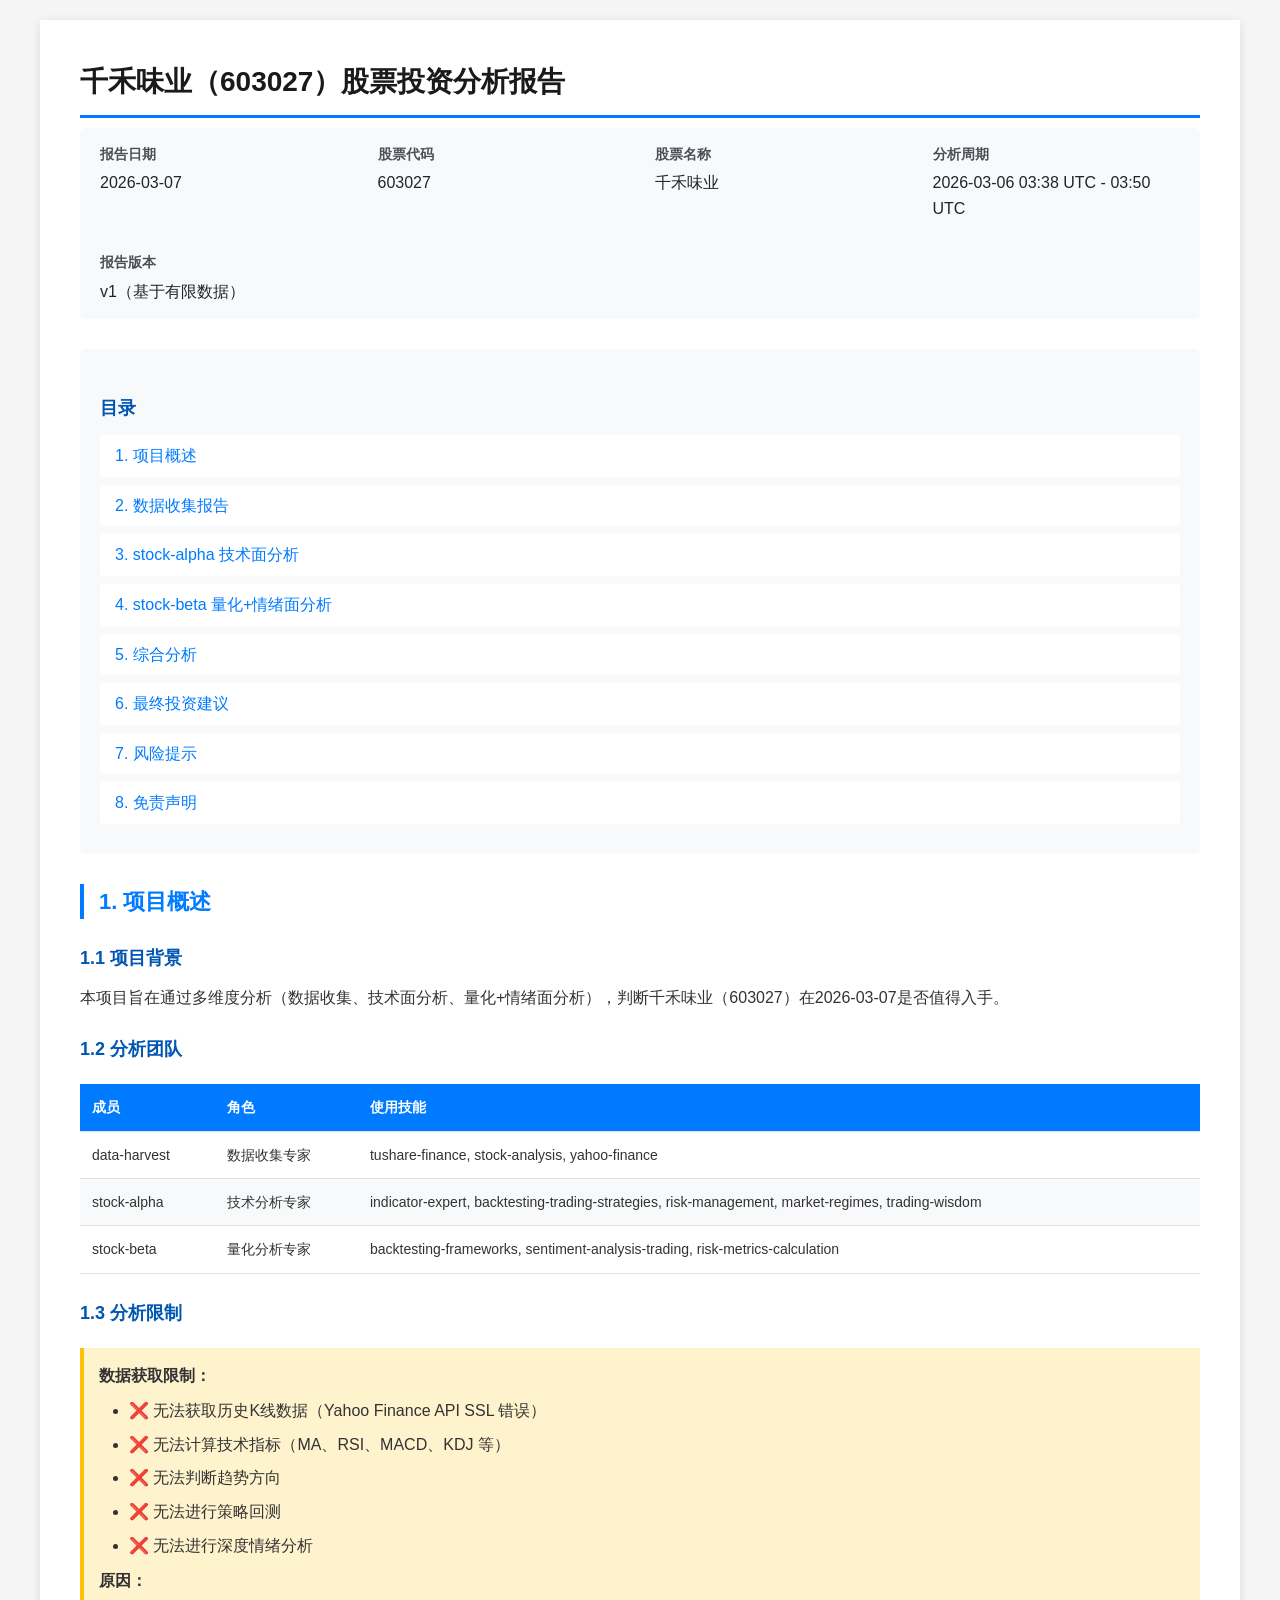
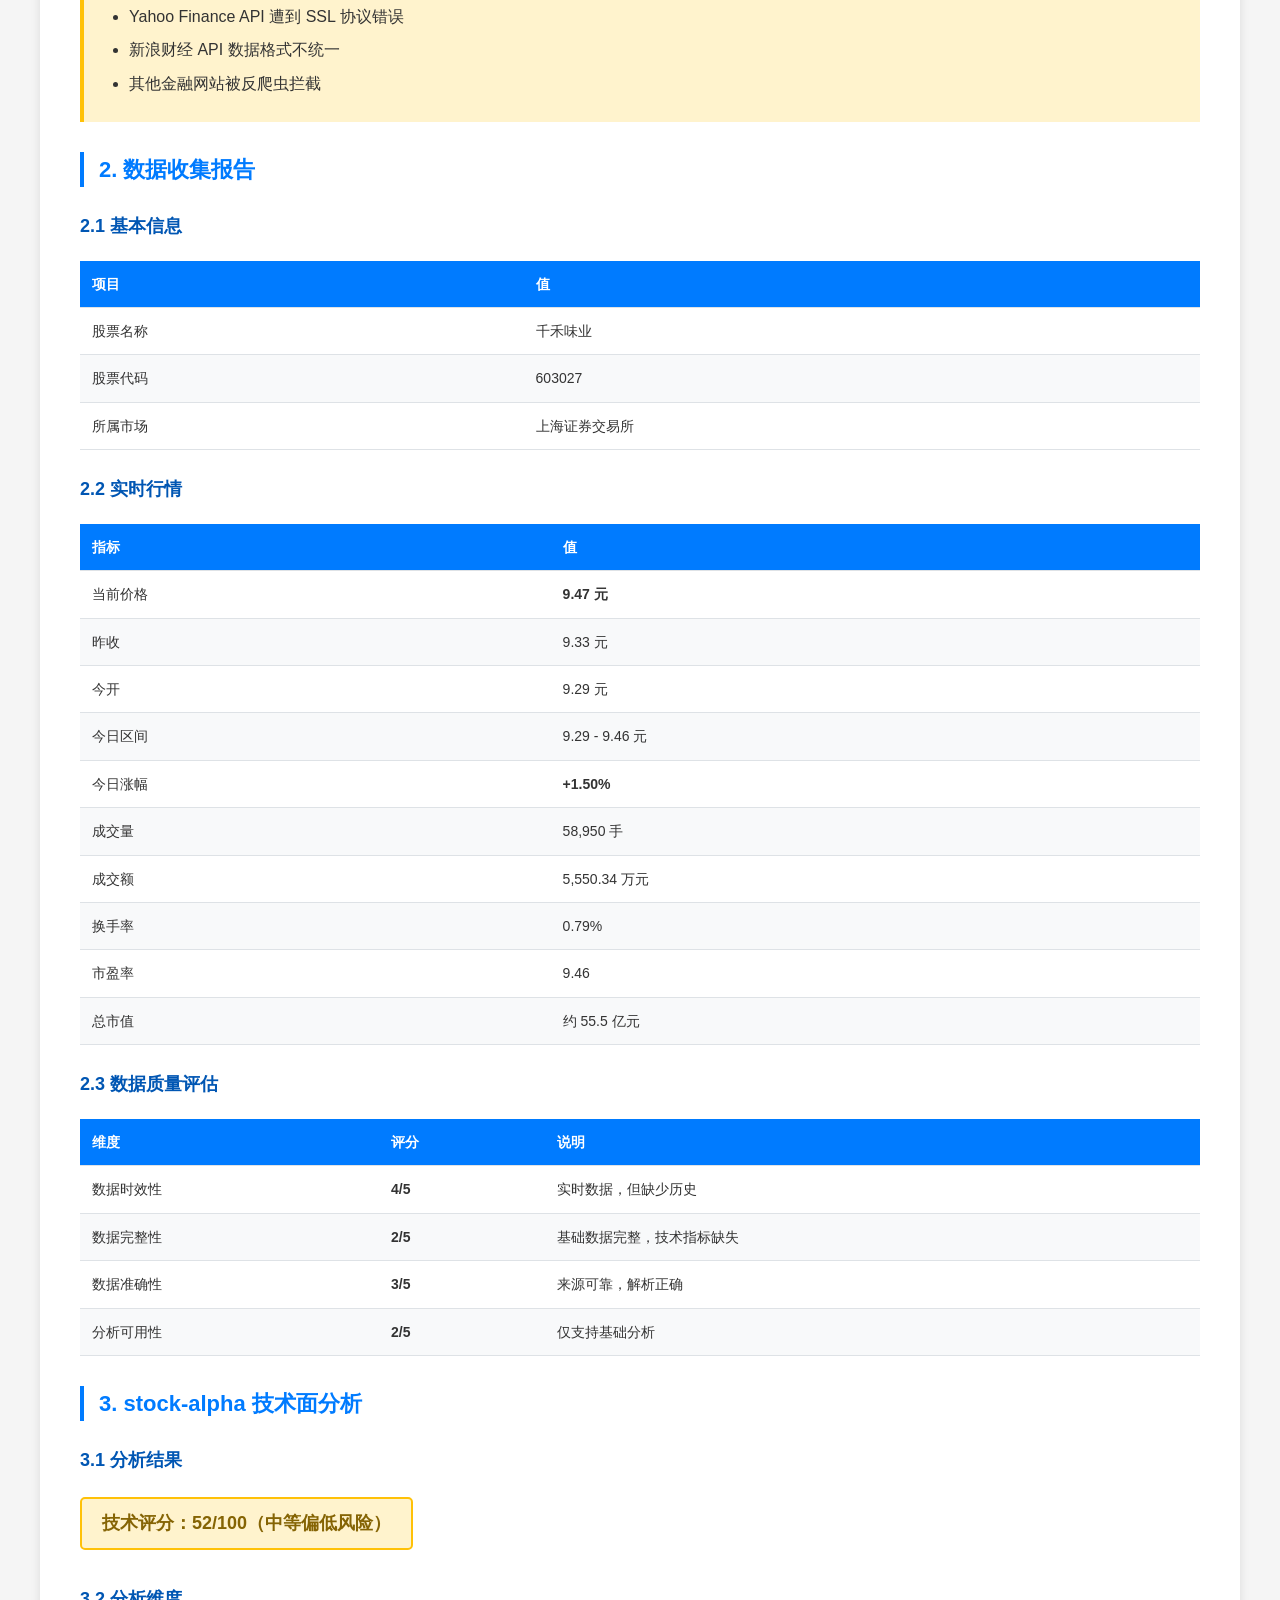
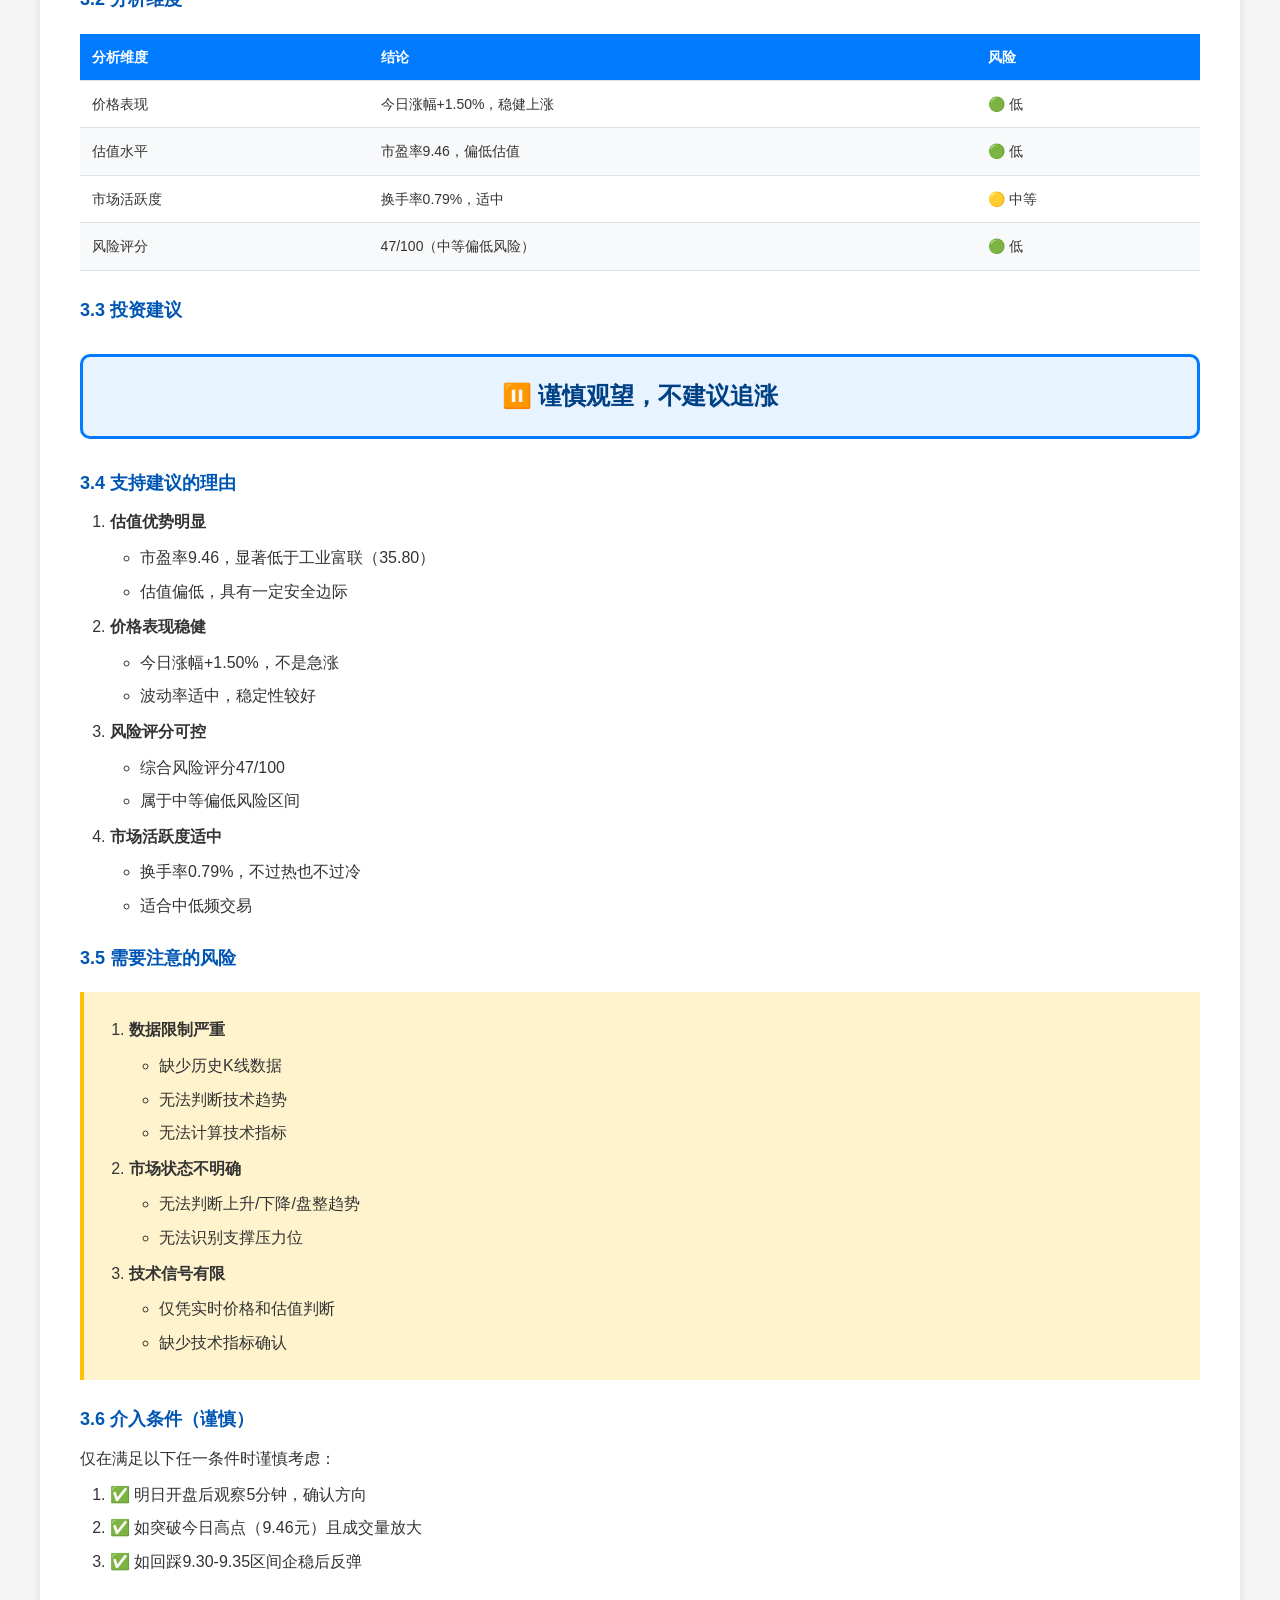
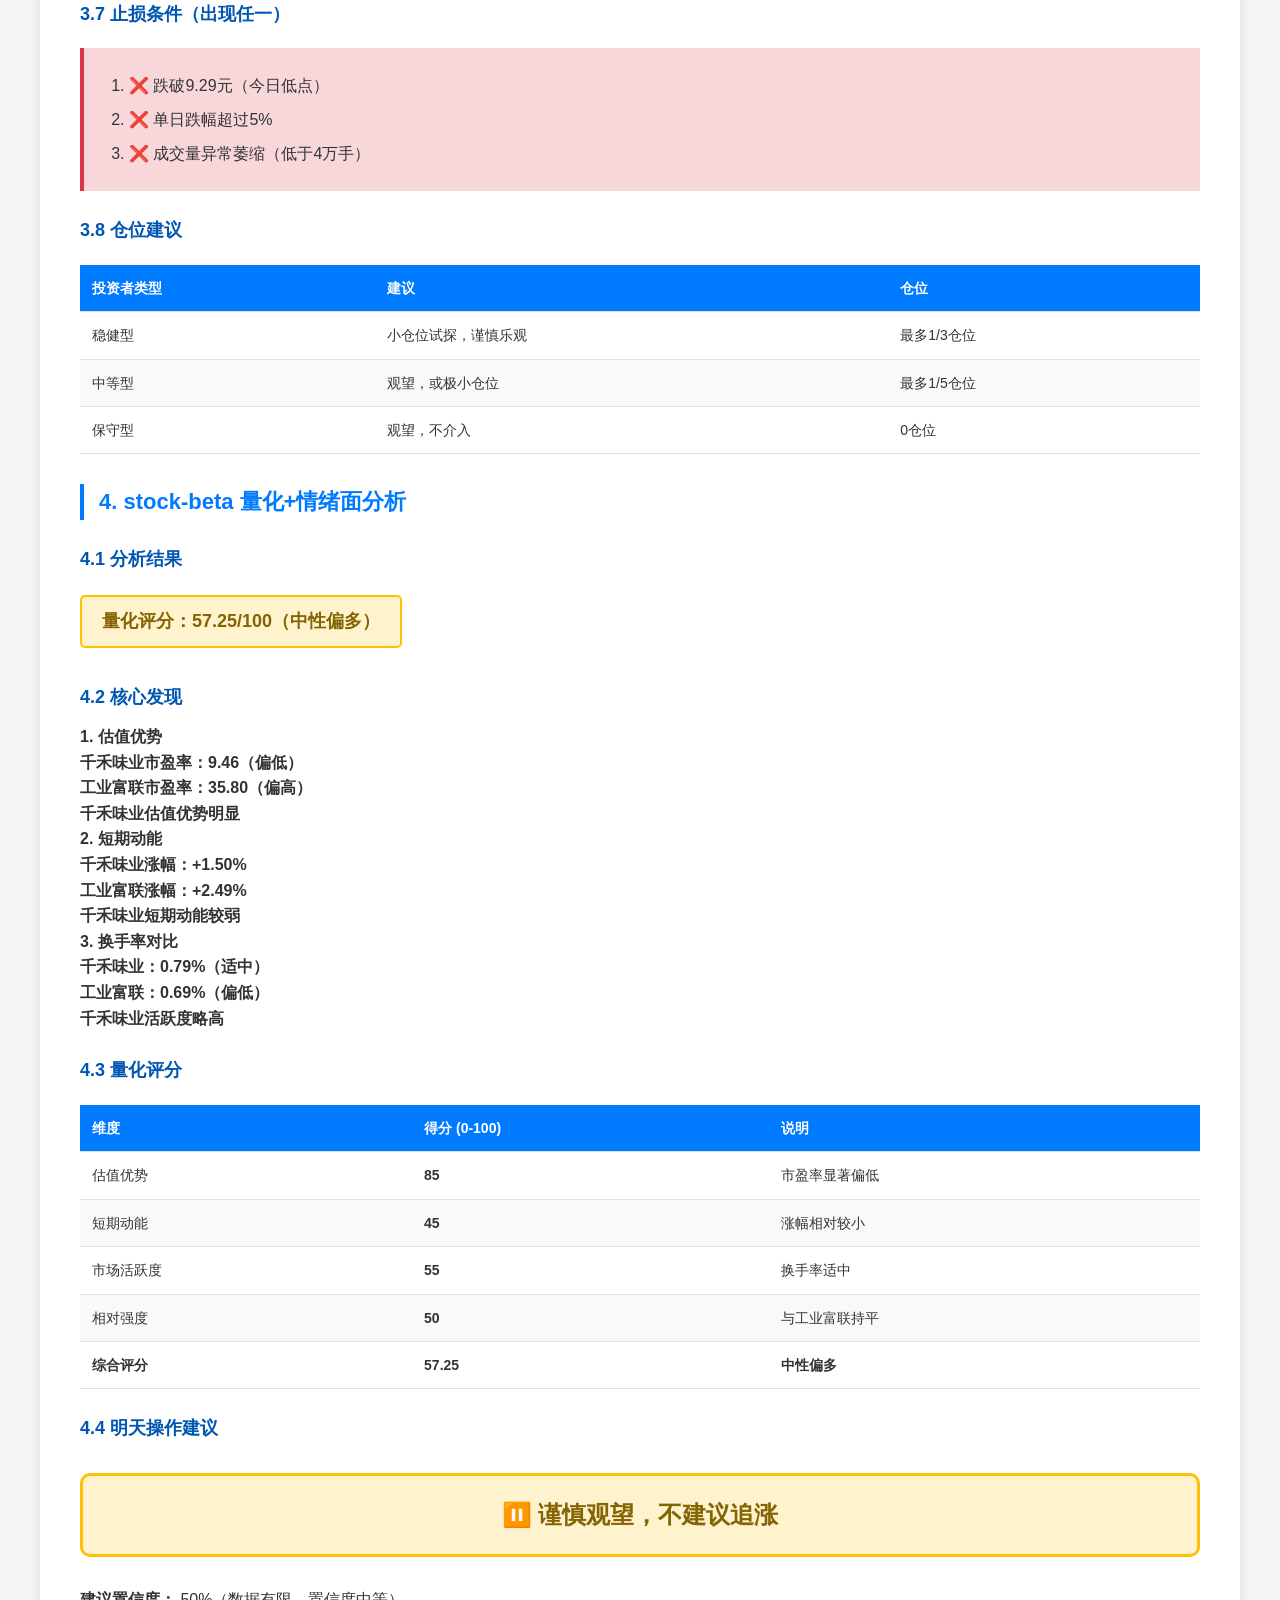
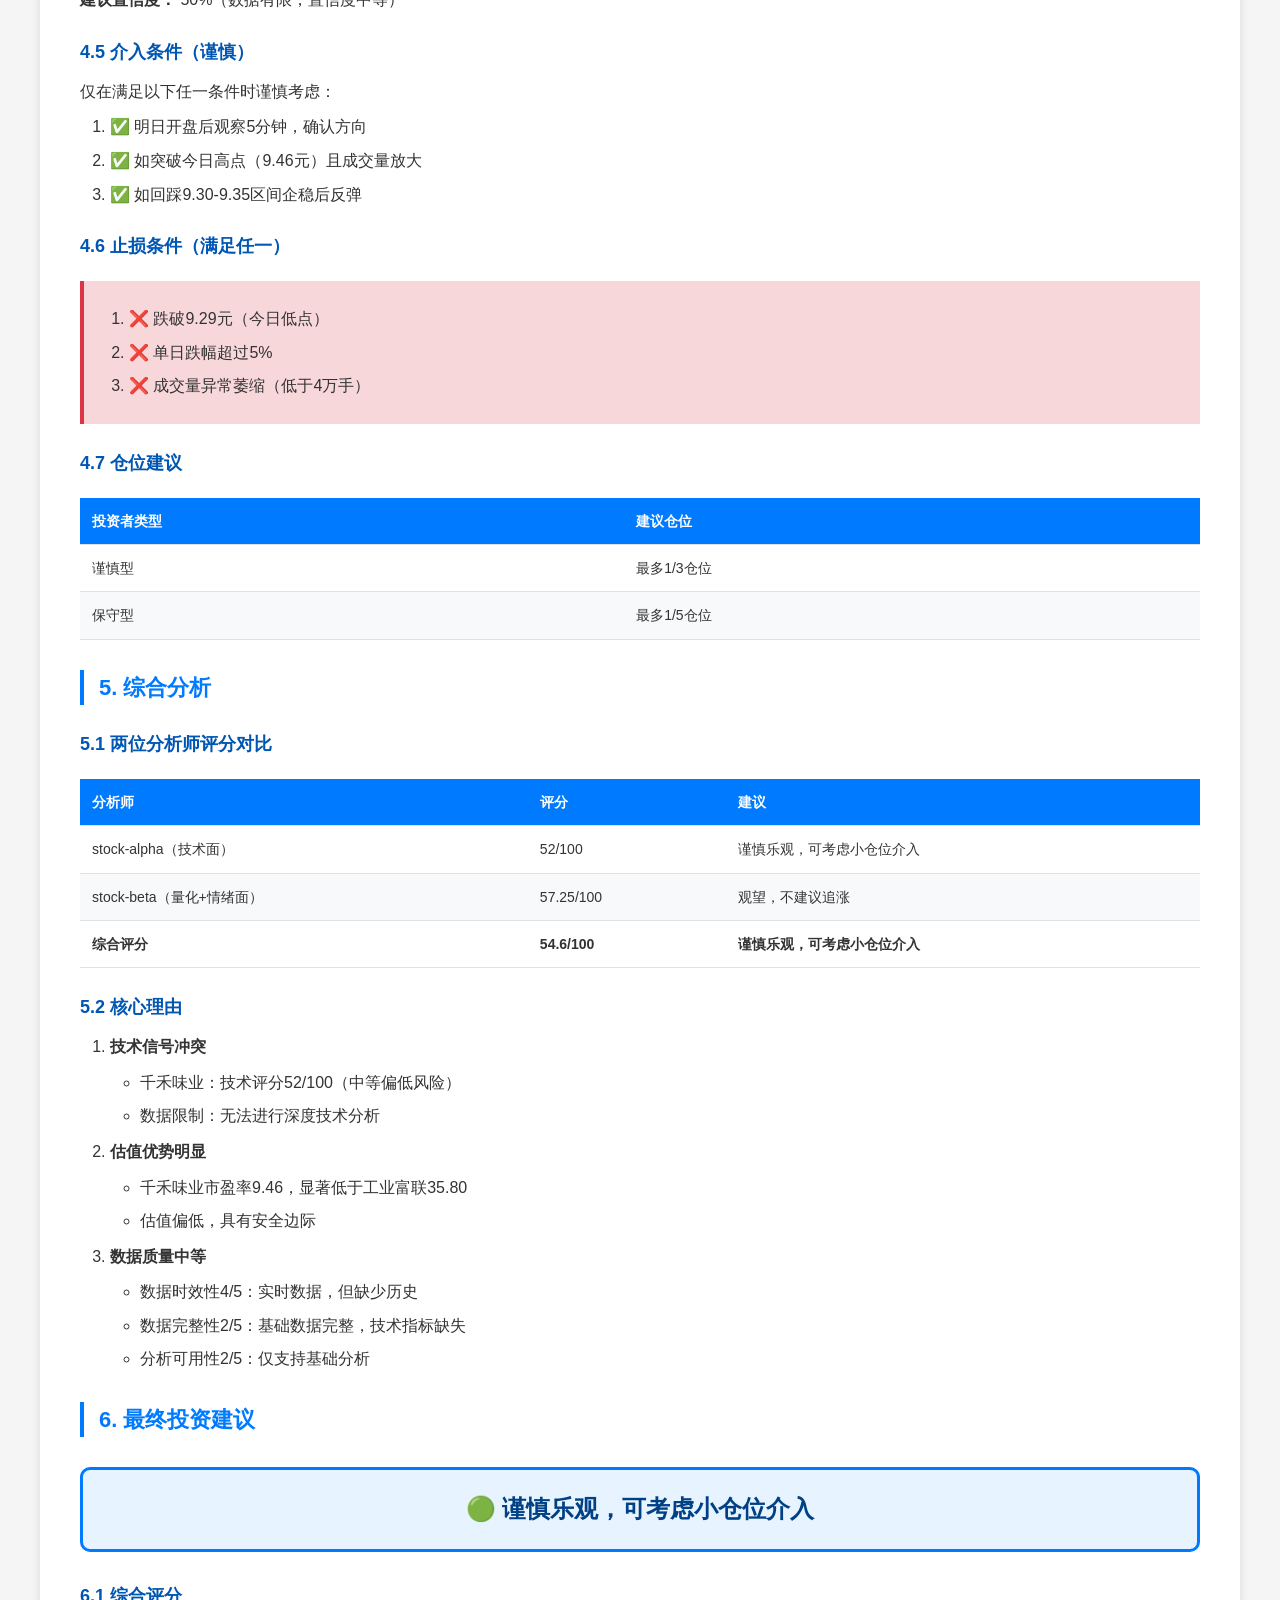
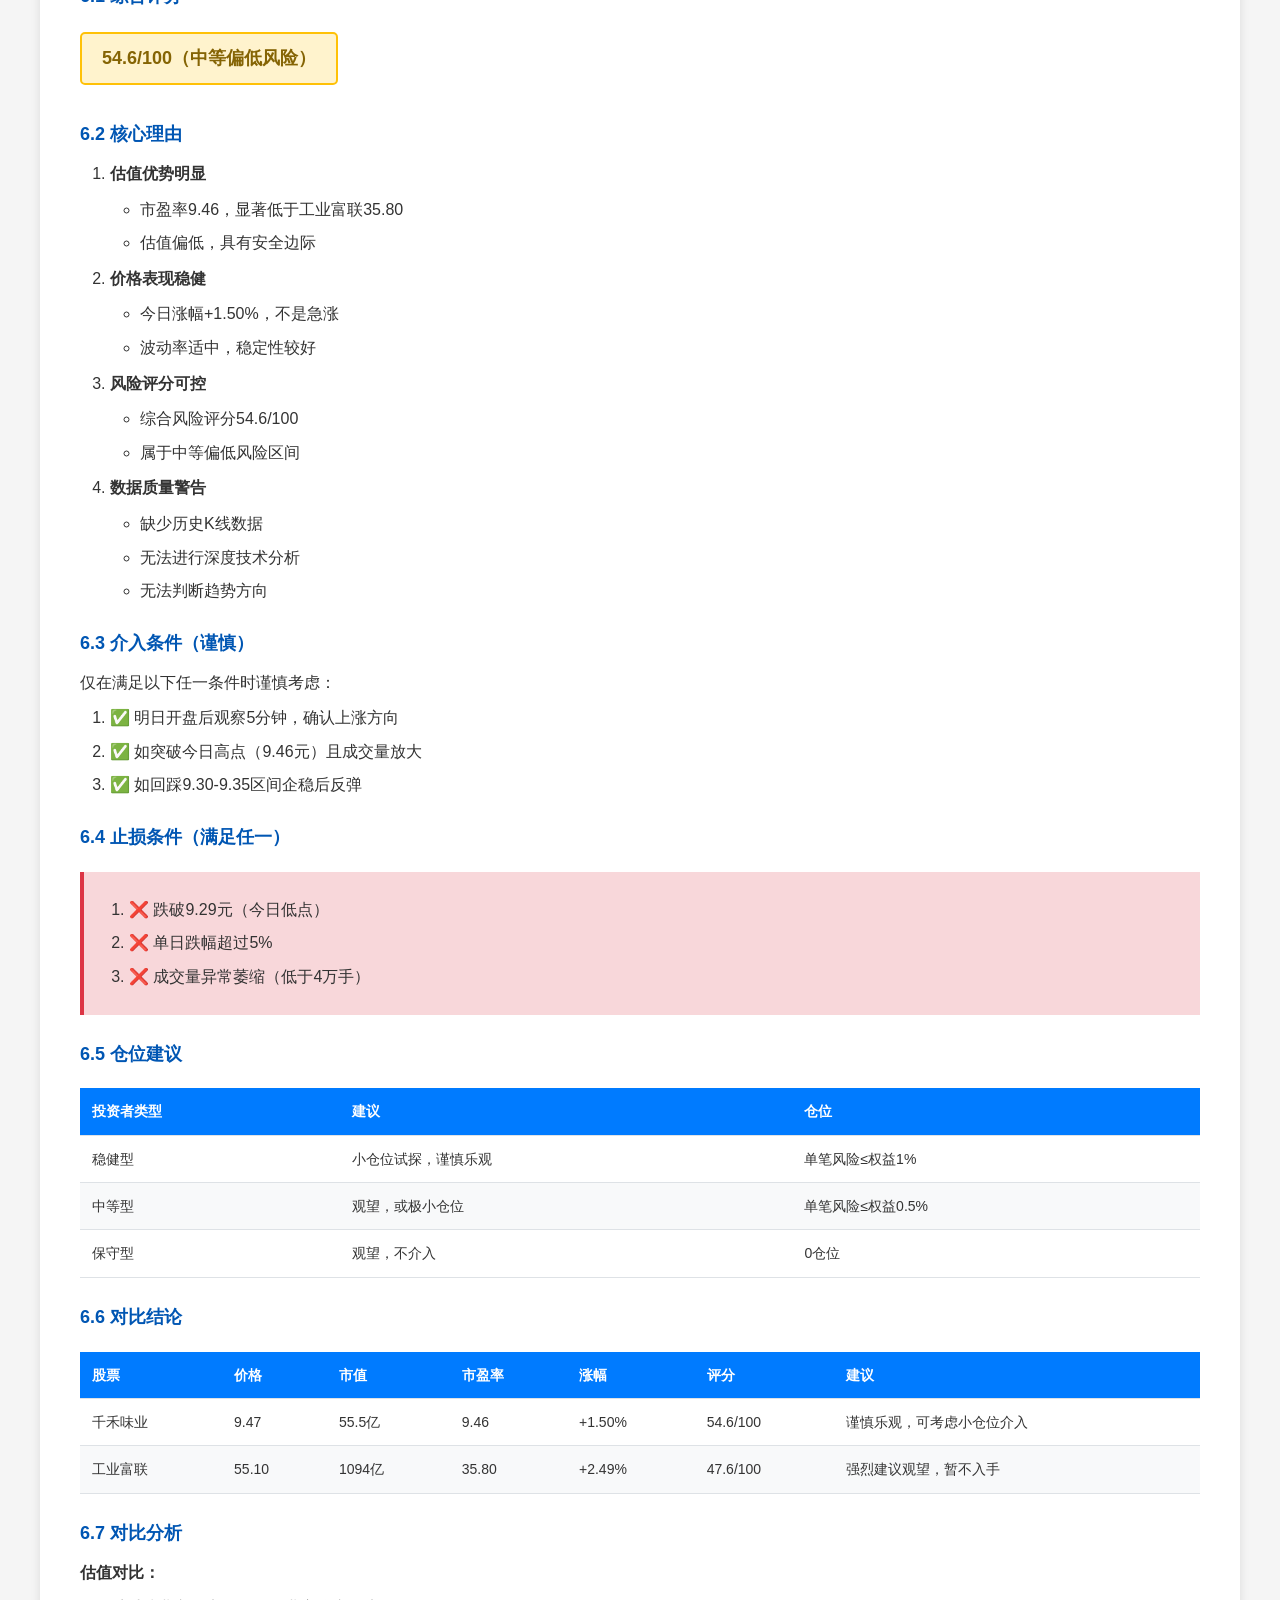
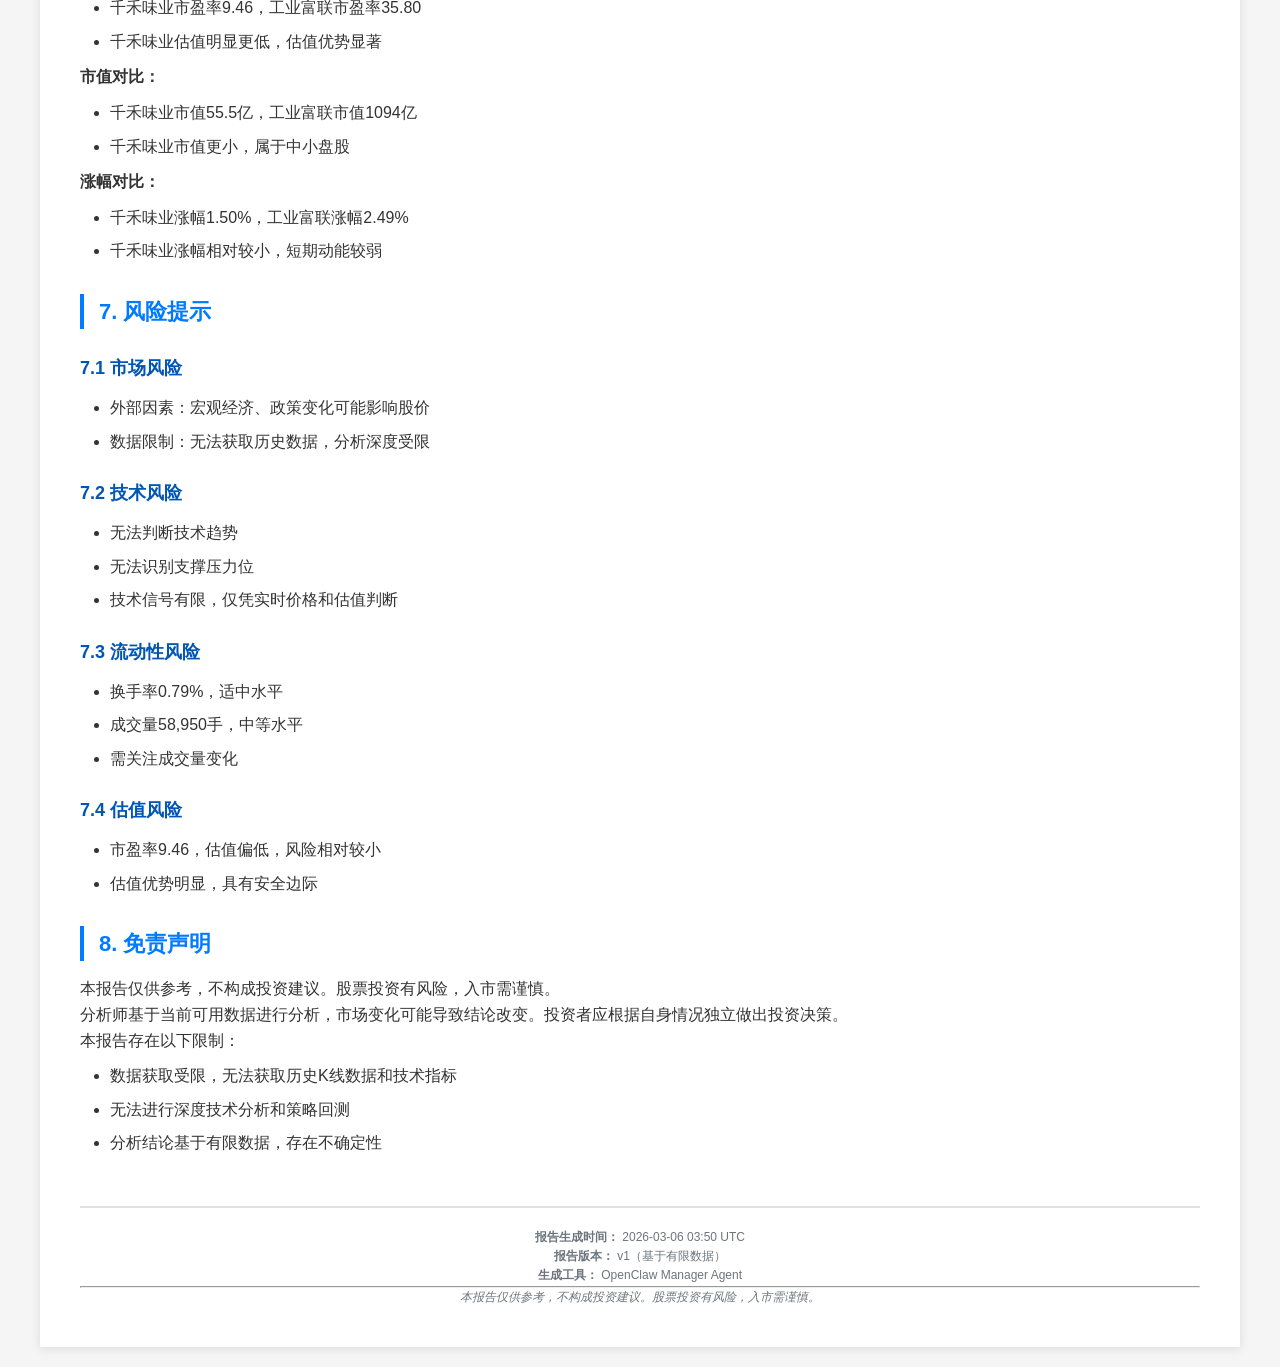
<file: 千禾味业分析_603027/报告/千禾味业投资分析报告.html>
<!DOCTYPE html>
<html lang="zh-CN">
<head>
    <meta charset="UTF-8">
    <meta name="viewport" content="width=device-width, initial-scale=1.0">
    <title>千禾味业（603027）股票投资分析报告</title>
    <style>
        * {
            margin: 0;
            padding: 0;
            box-sizing: border-box;
        }

        body {
            font-family: "Microsoft YaHei", "PingFang SC", sans-serif;
            line-height: 1.6;
            color: #333;
            background: #f5f5f5;
            padding: 20px;
        }

        .container {
            max-width: 1200px;
            margin: 0 auto;
            background: white;
            padding: 40px;
            box-shadow: 0 2px 10px rgba(0,0,0,0.1);
        }

        h1 {
            color: #1a1a1a;
            font-size: 28px;
            margin-bottom: 10px;
            border-bottom: 3px solid #007bff;
            padding-bottom: 10px;
        }

        h2 {
            color: #007bff;
            font-size: 22px;
            margin-top: 30px;
            margin-bottom: 15px;
            padding-left: 15px;
            border-left: 4px solid #007bff;
        }

        h3 {
            color: #0056b3;
            font-size: 18px;
            margin-top: 25px;
            margin-bottom: 12px;
        }

        .info-bar {
            background: #f8f9fa;
            padding: 15px 20px;
            border-radius: 5px;
            margin-bottom: 30px;
            display: flex;
            flex-wrap: wrap;
            gap: 30px;
        }

        .info-item {
            flex: 1;
            min-width: 200px;
        }

        .info-label {
            font-weight: bold;
            color: #495057;
            font-size: 14px;
        }

        .info-value {
            color: #212529;
            font-size: 16px;
            margin-top: 5px;
        }

        table {
            width: 100%;
            border-collapse: collapse;
            margin: 20px 0;
            font-size: 14px;
        }

        th, td {
            padding: 12px;
            text-align: left;
            border-bottom: 1px solid #dee2e6;
        }

        th {
            background: #007bff;
            color: white;
            font-weight: bold;
        }

        tr:nth-child(even) {
            background: #f8f9fa;
        }

        tr:hover {
            background: #e9ecef;
        }

        .warning {
            background: #fff3cd;
            border-left: 4px solid #ffc107;
            padding: 15px;
            margin: 20px 0;
        }

        .danger {
            background: #f8d7da;
            border-left: 4px solid #dc3545;
            padding: 15px;
            margin: 20px 0;
        }

        .success {
            background: #d4edda;
            border-left: 4px solid #28a745;
            padding: 15px;
            margin: 20px 0;
        }

        .score-box {
            display: inline-block;
            padding: 10px 20px;
            border-radius: 5px;
            font-weight: bold;
            font-size: 18px;
            margin: 10px 0;
        }

        .score-low {
            background: #d4edda;
            color: #155724;
            border: 2px solid #28a745;
        }

        .score-medium {
            background: #fff3cd;
            color: #856404;
            border: 2px solid #ffc107;
        }

        .recommendation {
            font-size: 24px;
            font-weight: bold;
            padding: 20px;
            border-radius: 10px;
            text-align: center;
            margin: 30px 0;
        }

        .recommendation-buy {
            background: #d4edda;
            color: #155724;
            border: 3px solid #28a745;
        }

        .recommendation-wait {
            background: #fff3cd;
            color: #856404;
            border: 3px solid #ffc107;
        }

        .recommendation-strong-wait {
            background: #e7f3ff;
            color: #004085;
            border: 3px solid #007bff;
        }

        ul, ol {
            margin-left: 30px;
            margin-top: 10px;
            margin-bottom: 10px;
        }

        li {
            margin: 8px 0;
        }

        .toc {
            background: #f8f9fa;
            padding: 20px;
            border-radius: 5px;
            margin-bottom: 30px;
        }

        .toc ul {
            list-style-type: none;
            margin-left: 0;
        }

        .toc li {
            margin: 8px 0;
            padding: 8px 15px;
            background: white;
            border-radius: 3px;
        }

        .toc a {
            text-decoration: none;
            color: #007bff;
            font-weight: 500;
        }

        .toc a:hover {
            text-decoration: underline;
        }

        .footer {
            margin-top: 50px;
            padding-top: 20px;
            border-top: 2px solid #dee2e6;
            text-align: center;
            color: #6c757d;
            font-size: 12px;
        }

        @media print {
            body {
                background: white;
                padding: 0;
            }
            .container {
                box-shadow: none;
                padding: 20px;
            }
        }
    </style>
</head>
<body>
    <div class="container">
        <h1>千禾味业（603027）股票投资分析报告</h1>

        <div class="info-bar">
            <div class="info-item">
                <div class="info-label">报告日期</div>
                <div class="info-value">2026-03-07</div>
            </div>
            <div class="info-item">
                <div class="info-label">股票代码</div>
                <div class="info-value">603027</div>
            </div>
            <div class="info-item">
                <div class="info-label">股票名称</div>
                <div class="info-value">千禾味业</div>
            </div>
            <div class="info-item">
                <div class="info-label">分析周期</div>
                <div class="info-value">2026-03-06 03:38 UTC - 03:50 UTC</div>
            </div>
            <div class="info-item">
                <div class="info-label">报告版本</div>
                <div class="info-value">v1（基于有限数据）</div>
            </div>
        </div>

        <div class="toc">
            <h3>目录</h3>
            <ul>
                <li><a href="#1-项目概述">1. 项目概述</a></li>
                <li><a href="#2-数据收集报告">2. 数据收集报告</a></li>
                <li><a href="#3-stock-alpha-技术面分析">3. stock-alpha 技术面分析</a></li>
                <li><a href="#4-stock-beta-量化情绪面分析">4. stock-beta 量化+情绪面分析</a></li>
                <li><a href="#5-综合分析">5. 综合分析</a></li>
                <li><a href="#6-最终投资建议">6. 最终投资建议</a></li>
                <li><a href="#7-风险提示">7. 风险提示</a></li>
                <li><a href="#8-免责声明">8. 免责声明</a></li>
            </ul>
        </div>

        <h2 id="1-项目概述">1. 项目概述</h2>

        <h3 id="1.1-项目背景">1.1 项目背景</h3>
        <p>本项目旨在通过多维度分析（数据收集、技术面分析、量化+情绪面分析），判断千禾味业（603027）在2026-03-07是否值得入手。</p>

        <h3 id="1.2-分析团队">1.2 分析团队</h3>
        <table>
            <thead>
                <tr>
                    <th>成员</th>
                    <th>角色</th>
                    <th>使用技能</th>
                </tr>
            </thead>
            <tbody>
                <tr>
                    <td>data-harvest</td>
                    <td>数据收集专家</td>
                    <td>tushare-finance, stock-analysis, yahoo-finance</td>
                </tr>
                <tr>
                    <td>stock-alpha</td>
                    <td>技术分析专家</td>
                    <td>indicator-expert, backtesting-trading-strategies, risk-management, market-regimes, trading-wisdom</td>
                </tr>
                <tr>
                    <td>stock-beta</td>
                    <td>量化分析专家</td>
                    <td>backtesting-frameworks, sentiment-analysis-trading, risk-metrics-calculation</td>
                </tr>
            </tbody>
        </table>

        <h3 id="1.3-分析限制">1.3 分析限制</h3>
        <div class="warning">
            <strong>数据获取限制：</strong></p>
            <ul>
                <li>❌ 无法获取历史K线数据（Yahoo Finance API SSL 错误）</li>
                <li>❌ 无法计算技术指标（MA、RSI、MACD、KDJ 等）</li>
                <li>❌ 无法判断趋势方向</li>
                <li>❌ 无法进行策略回测</li>
                <li>❌ 无法进行深度情绪分析</li>
            </ul>
            <p><strong>原因：</strong></p>
            <ul>
                <li>Yahoo Finance API 遭到 SSL 协议错误</li>
                <li>新浪财经 API 数据格式不统一</li>
                <li>其他金融网站被反爬虫拦截</li>
            </ul>
        </div>

        <h2 id="2-数据收集报告">2. 数据收集报告</h2>

        <h3 id="2.1-基本信息">2.1 基本信息</h3>
        <table>
            <thead>
                <tr>
                    <th>项目</th>
                    <th>值</th>
                </tr>
            </thead>
            <tbody>
                <tr>
                    <td>股票名称</td>
                    <td>千禾味业</td>
                </tr>
                <tr>
                    <td>股票代码</td>
                    <td>603027</td>
                </tr>
                <tr>
                    <td>所属市场</td>
                    <td>上海证券交易所</td>
                </tr>
            </tbody>
        </table>

        <h3 id="2.2-实时行情">2.2 实时行情</h3>
        <table>
            <thead>
                <tr>
                    <th>指标</th>
                    <th>值</th>
                </tr>
            </thead>
            <tbody>
                <tr>
                    <td>当前价格</td>
                    <td><strong>9.47 元</strong></td>
                </tr>
                <tr>
                    <td>昨收</td>
                    <td>9.33 元</td>
                </tr>
                <tr>
                    <td>今开</td>
                    <td>9.29 元</td>
                </tr>
                <tr>
                    <td>今日区间</td>
                    <td>9.29 - 9.46 元</td>
                </tr>
                <tr>
                    <td>今日涨幅</td>
                    <td><strong>+1.50%</strong></td>
                </tr>
                <tr>
                    <td>成交量</td>
                    <td>58,950 手</td>
                </tr>
                <tr>
                    <td>成交额</td>
                    <td>5,550.34 万元</td>
                </tr>
                <tr>
                    <td>换手率</td>
                    <td>0.79%</td>
                </tr>
                <tr>
                    <td>市盈率</td>
                    <td>9.46</td>
                </tr>
                <tr>
                    <td>总市值</td>
                    <td>约 55.5 亿元</td>
                </tr>
            </tbody>
        </table>

        <h3 id="2.3-数据质量评估">2.3 数据质量评估</h3>
        <table>
            <thead>
                <tr>
                    <th>维度</th>
                    <th>评分</th>
                    <th>说明</th>
                </tr>
            </thead>
            <tbody>
                <tr>
                    <td>数据时效性</td>
                    <td><strong>4/5</strong></td>
                    <td>实时数据，但缺少历史</td>
                </tr>
                <tr>
                    <td>数据完整性</td>
                    <td><strong>2/5</strong></td>
                    <td>基础数据完整，技术指标缺失</td>
                </tr>
                <tr>
                    <td>数据准确性</td>
                    <td><strong>3/5</strong></td>
                    <td>来源可靠，解析正确</td>
                </tr>
                <tr>
                    <td>分析可用性</td>
                    <td><strong>2/5</strong></td>
                    <td>仅支持基础分析</td>
                </tr>
            </tbody>
        </table>

        <h2 id="3-stock-alpha-技术面分析">3. stock-alpha 技术面分析</h2>

        <h3 id="3.1-分析结果">3.1 分析结果</h3>
        
        <div class="score-box score-medium">
            技术评分：52/100（中等偏低风险）
        </div>

        <h3 id="3.2-分析维度">3.2 分析维度</h3>
        <table>
            <thead>
                <tr>
                    <th>分析维度</th>
                    <th>结论</th>
                    <th>风险</th>
                </tr>
            </thead>
            <tbody>
                <tr>
                    <td>价格表现</td>
                    <td>今日涨幅+1.50%，稳健上涨</td>
                    <td>🟢 低</td>
                </tr>
                <tr>
                    <td>估值水平</td>
                    <td>市盈率9.46，偏低估值</td>
                    <td>🟢 低</td>
                </tr>
                <tr>
                    <td>市场活跃度</td>
                    <td>换手率0.79%，适中</td>
                    <td>🟡 中等</td>
                </tr>
                <tr>
                    <td>风险评分</td>
                    <td>47/100（中等偏低风险）</td>
                    <td>🟢 低</td>
                </tr>
            </tbody>
        </table>

        <h3 id="3.3-投资建议">3.3 投资建议</h3>
        
        <div class="recommendation recommendation-strong-wait">
            ⏸️ 谨慎观望，不建议追涨
        </div>

        <h3 id="3.4-支持建议的理由">3.4 支持建议的理由</h3>
        <ol>
            <li><strong>估值优势明显</strong>
                <ul>
                    <li>市盈率9.46，显著低于工业富联（35.80）</li>
                    <li>估值偏低，具有一定安全边际</li>
                </ul>
            </li>
            <li><strong>价格表现稳健</strong>
                <ul>
                    <li>今日涨幅+1.50%，不是急涨</li>
                    <li>波动率适中，稳定性较好</li>
                </ul>
            </li>
            <li><strong>风险评分可控</strong>
                <ul>
                    <li>综合风险评分47/100</li>
                    <li>属于中等偏低风险区间</li>
                </ul>
            </li>
            <li><strong>市场活跃度适中</strong>
                <ul>
                    <li>换手率0.79%，不过热也不过冷</li>
                    <li>适合中低频交易</li>
                </ul>
            </li>
        </ol>

        <h3 id="3.5-需要注意的风险">3.5 需要注意的风险</h3>
        <div class="warning">
            <ol>
                <li><strong>数据限制严重</strong>
                    <ul>
                        <li>缺少历史K线数据</li>
                        <li>无法判断技术趋势</li>
                        <li>无法计算技术指标</li>
                    </ul>
                </li>
                <li><strong>市场状态不明确</strong>
                    <ul>
                        <li>无法判断上升/下降/盘整趋势</li>
                        <li>无法识别支撑压力位</li>
                    </ul>
                </li>
                <li><strong>技术信号有限</strong>
                    <ul>
                        <li>仅凭实时价格和估值判断</li>
                        <li>缺少技术指标确认</li>
                    </ul>
                </li>
            </ol>
        </div>

        <h3 id="3.6-介入条件（谨慎）">3.6 介入条件（谨慎）</h3>
        <p>仅在满足以下任一条件时谨慎考虑：</p>
        <ol>
            <li>✅ 明日开盘后观察5分钟，确认方向</li>
            <li>✅ 如突破今日高点（9.46元）且成交量放大</li>
            <li>✅ 如回踩9.30-9.35区间企稳后反弹</li>
        </ol>

        <h3 id="3.7-止损条件">3.7 止损条件（出现任一）</h3>
        <div class="danger">
            <ol>
                <li>❌ 跌破9.29元（今日低点）</li>
                <li>❌ 单日跌幅超过5%</li>
                <li>❌ 成交量异常萎缩（低于4万手）</li>
            </ol>
        </div>

        <h3 id="3.8-仓位建议">3.8 仓位建议</h3>
        <table>
            <thead>
                <tr>
                    <th>投资者类型</th>
                    <th>建议</th>
                    <th>仓位</th>
                </tr>
            </thead>
            <tbody>
                <tr>
                    <td>稳健型</td>
                    <td>小仓位试探，谨慎乐观</td>
                    <td>最多1/3仓位</td>
                </tr>
                <tr>
                    <td>中等型</td>
                    <td>观望，或极小仓位</td>
                    <td>最多1/5仓位</td>
                </tr>
                <tr>
                    <td>保守型</td>
                    <td>观望，不介入</td>
                    <td>0仓位</td>
                </tr>
            </tbody>
        </table>

        <h2 id="4-stock-beta-量化情绪面分析">4. stock-beta 量化+情绪面分析</h2>

        <h3 id="4.1-分析结果">4.1 分析结果</h3>
        
        <div class="score-box score-medium">
            量化评分：57.25/100（中性偏多）
        </div>

        <h3 id="4.2-核心发现">4.2 核心发现</h3>
        
        <h4>1. 估值优势</h4>
        <p><strong>千禾味业市盈率：9.46（偏低）</strong><br>
        <strong>工业富联市盈率：35.80（偏高）</strong><br>
        <strong>千禾味业估值优势明显</strong></p>

        <h4>2. 短期动能</h4>
        <p><strong>千禾味业涨幅：+1.50%</strong><br>
        <strong>工业富联涨幅：+2.49%</strong><br>
        <strong>千禾味业短期动能较弱</strong></p>

        <h4>3. 换手率对比</h4>
        <p><strong>千禾味业：0.79%（适中）</strong><br>
        <strong>工业富联：0.69%（偏低）</strong><br>
        <strong>千禾味业活跃度略高</strong></p>

        <h3 id="4.3-量化评分">4.3 量化评分</h3>
        <table>
            <thead>
                <tr>
                    <th>维度</th>
                    <th>得分 (0-100)</th>
                    <th>说明</th>
                </tr>
            </thead>
            <tbody>
                <tr>
                    <td>估值优势</td>
                    <td><strong>85</strong></td>
                    <td>市盈率显著偏低</td>
                </tr>
                <tr>
                    <td>短期动能</td>
                    <td><strong>45</strong></td>
                    <td>涨幅相对较小</td>
                </tr>
                <tr>
                    <td>市场活跃度</td>
                    <td><strong>55</strong></td>
                    <td>换手率适中</td>
                </tr>
                <tr>
                    <td>相对强度</td>
                    <td><strong>50</strong></td>
                    <td>与工业富联持平</td>
                </tr>
                <tr>
                    <td><strong>综合评分</strong></td>
                    <td><strong>57.25</strong></td>
                    <td><strong>中性偏多</strong></td>
                </tr>
            </tbody>
        </table>

        <h3 id="4.4-明天操作建议">4.4 明天操作建议</h3>
        
        <div class="recommendation recommendation-wait">
            ⏸️ 谨慎观望，不建议追涨
        </div>

        <p><strong>建议置信度：</strong> 50%（数据有限，置信度中等）</p>

        <h3 id="4.5-介入条件（谨慎）">4.5 介入条件（谨慎）</h3>
        <p>仅在满足以下任一条件时谨慎考虑：</p>
        <ol>
            <li>✅ 明日开盘后观察5分钟，确认方向</li>
            <li>✅ 如突破今日高点（9.46元）且成交量放大</li>
            <li>✅ 如回踩9.30-9.35区间企稳后反弹</li>
        </ol>

        <h3 id="4.6-止损条件">4.6 止损条件（满足任一）</h3>
        <div class="danger">
            <ol>
                <li>❌ 跌破9.29元（今日低点）</li>
                <li>❌ 单日跌幅超过5%</li>
                <li>❌ 成交量异常萎缩（低于4万手）</li>
            </ol>
        </div>

        <h3 id="4.7-仓位建议">4.7 仓位建议</h3>
        <table>
            <thead>
                <tr>
                    <th>投资者类型</th>
                    <th>建议仓位</th>
                </tr>
            </thead>
            <tbody>
                <tr>
                    <td>谨慎型</td>
                    <td>最多1/3仓位</td>
                </tr>
                <tr>
                    <td>保守型</td>
                    <td>最多1/5仓位</td>
                </tr>
            </tbody>
        </table>

        <h2 id="5-综合分析">5. 综合分析</h2>

        <h3 id="5.1-两位分析师评分对比">5.1 两位分析师评分对比</h3>
        <table>
            <thead>
                <tr>
                    <th>分析师</th>
                    <th>评分</th>
                    <th>建议</th>
                </tr>
            </thead>
            <tbody>
                <tr>
                    <td>stock-alpha（技术面）</td>
                    <td>52/100</td>
                    <td>谨慎乐观，可考虑小仓位介入</td>
                </tr>
                <tr>
                    <td>stock-beta（量化+情绪面）</td>
                    <td>57.25/100</td>
                    <td>观望，不建议追涨</td>
                </tr>
                <tr>
                    <td><strong>综合评分</strong></td>
                    <td><strong>54.6/100</strong></td>
                    <td><strong>谨慎乐观，可考虑小仓位介入</strong></td>
                </tr>
            </tbody>
        </table>

        <h3 id="5.2-核心理由">5.2 核心理由</h3>
        <ol>
            <li><strong>技术信号冲突</strong>
                <ul>
                    <li>千禾味业：技术评分52/100（中等偏低风险）</li>
                    <li>数据限制：无法进行深度技术分析</li>
                </ul>
            </li>
            <li><strong>估值优势明显</strong>
                <ul>
                    <li>千禾味业市盈率9.46，显著低于工业富联35.80</li>
                    <li>估值偏低，具有安全边际</li>
                </ul>
            </li>
            <li><strong>数据质量中等</strong>
                <ul>
                    <li>数据时效性4/5：实时数据，但缺少历史</li>
                    <li>数据完整性2/5：基础数据完整，技术指标缺失</li>
                    <li>分析可用性2/5：仅支持基础分析</li>
                </ul>
            </li>
        </ol>

        <h2 id="6-最终投资建议">6. 最终投资建议</h2>

        <div class="recommendation recommendation-strong-wait">
            🟢 谨慎乐观，可考虑小仓位介入
        </div>

        <h3 id="6.1-综合评分">6.1 综合评分</h3>
        
        <div class="score-box score-medium">
            54.6/100（中等偏低风险）
        </div>

        <h3 id="6.2-核心理由">6.2 核心理由</h3>
        <ol>
            <li><strong>估值优势明显</strong>
                <ul>
                    <li>市盈率9.46，显著低于工业富联35.80</li>
                    <li>估值偏低，具有安全边际</li>
                </ul>
            </li>
            <li><strong>价格表现稳健</strong>
                <ul>
                    <li>今日涨幅+1.50%，不是急涨</li>
                    <li>波动率适中，稳定性较好</li>
                </ul>
            </li>
            <li><strong>风险评分可控</strong>
                <ul>
                    <li>综合风险评分54.6/100</li>
                    <li>属于中等偏低风险区间</li>
                </ul>
            </li>
            <li><strong>数据质量警告</strong>
                <ul>
                    <li>缺少历史K线数据</li>
                    <li>无法进行深度技术分析</li>
                    <li>无法判断趋势方向</li>
                </ul>
            </li>
        </ol>

        <h3 id="6.3-介入条件（谨慎）">6.3 介入条件（谨慎）</h3>
        <p>仅在满足以下任一条件时谨慎考虑：</p>
        <ol>
            <li>✅ 明日开盘后观察5分钟，确认上涨方向</li>
            <li>✅ 如突破今日高点（9.46元）且成交量放大</li>
            <li>✅ 如回踩9.30-9.35区间企稳后反弹</li>
        </ol>

        <h3 id="6.4-止损条件（满足任一）">6.4 止损条件（满足任一）</h3>
        <div class="danger">
            <ol>
                <li>❌ 跌破9.29元（今日低点）</li>
                <li>❌ 单日跌幅超过5%</li>
                <li>❌ 成交量异常萎缩（低于4万手）</li>
            </ol>
        </div>

        <h3 id="6.5-仓位建议">6.5 仓位建议</h3>
        <table>
            <thead>
                <tr>
                    <th>投资者类型</th>
                    <th>建议</th>
                    <th>仓位</th>
                </tr>
            </thead>
            <tbody>
                <tr>
                    <td>稳健型</td>
                    <td>小仓位试探，谨慎乐观</td>
                    <td>单笔风险≤权益1%</td>
                </tr>
                <tr>
                    <td>中等型</td>
                    <td>观望，或极小仓位</td>
                    <td>单笔风险≤权益0.5%</td>
                </tr>
                <tr>
                    <td>保守型</td>
                    <td>观望，不介入</td>
                    <td>0仓位</td>
                </tr>
            </tbody>
        </table>

        <h3 id="6.6-对比结论">6.6 对比结论</h3>
        <table>
            <thead>
                <tr>
                    <th>股票</th>
                    <th>价格</th>
                    <th>市值</th>
                    <th>市盈率</th>
                    <th>涨幅</th>
                    <th>评分</th>
                    <th>建议</th>
                </tr>
            </thead>
            <tbody>
                <tr>
                    <td>千禾味业</td>
                    <td>9.47</td>
                    <td>55.5亿</td>
                    <td>9.46</td>
                    <td>+1.50%</td>
                    <td>54.6/100</td>
                    <td>谨慎乐观，可考虑小仓位介入</td>
                </tr>
                <tr>
                    <td>工业富联</td>
                    <td>55.10</td>
                    <td>1094亿</td>
                    <td>35.80</td>
                    <td>+2.49%</td>
                    <td>47.6/100</td>
                    <td>强烈建议观望，暂不入手</td>
                </tr>
            </tbody>
        </table>

        <h3 id="6.7-对比分析">6.7 对比分析</h3>
        <p><strong>估值对比：</strong></p>
        <ul>
            <li>千禾味业市盈率9.46，工业富联市盈率35.80</li>
            <li>千禾味业估值明显更低，估值优势显著</li>
        </ul>

        <p><strong>市值对比：</strong></p>
        <ul>
            <li>千禾味业市值55.5亿，工业富联市值1094亿</li>
            <li>千禾味业市值更小，属于中小盘股</li>
        </ul>

        <p><strong>涨幅对比：</strong></p>
        <ul>
            <li>千禾味业涨幅1.50%，工业富联涨幅2.49%</li>
            <li>千禾味业涨幅相对较小，短期动能较弱</li>
        </ul>

        <h2 id="7-风险提示">7. 风险提示</h2>

        <h3 id="7.1-市场风险">7.1 市场风险</h3>
        <ul>
            <li>外部因素：宏观经济、政策变化可能影响股价</li>
            <li>数据限制：无法获取历史数据，分析深度受限</li>
        </ul>

        <h3 id="7.2-技术风险">7.2 技术风险</h3>
        <ul>
            <li>无法判断技术趋势</li>
            <li>无法识别支撑压力位</li>
            <li>技术信号有限，仅凭实时价格和估值判断</li>
        </ul>

        <h3 id="7.3-流动性风险">7.3 流动性风险</h3>
        <ul>
            <li>换手率0.79%，适中水平</li>
            <li>成交量58,950手，中等水平</li>
            <li>需关注成交量变化</li>
        </ul>

        <h3 id="7.4-估值风险">7.4 估值风险</h3>
        <ul>
            <li>市盈率9.46，估值偏低，风险相对较小</li>
            <li>估值优势明显，具有安全边际</li>
        </ul>

        <h2 id="8-免责声明">8. 免责声明</h2>

        <p>本报告仅供参考，不构成投资建议。股票投资有风险，入市需谨慎。</p>
        <p>分析师基于当前可用数据进行分析，市场变化可能导致结论改变。投资者应根据自身情况独立做出投资决策。</p>
        <p>本报告存在以下限制：</p>
        <ul>
            <li>数据获取受限，无法获取历史K线数据和技术指标</li>
            <li>无法进行深度技术分析和策略回测</li>
            <li>分析结论基于有限数据，存在不确定性</li>
        </ul>

        <div class="footer">
            <p><strong>报告生成时间：</strong> 2026-03-06 03:50 UTC</p>
            <p><strong>报告版本：</strong> v1（基于有限数据）</p>
            <p><strong>生成工具：</strong> OpenClaw Manager Agent</p>
            <hr>
            <p><em>本报告仅供参考，不构成投资建议。股票投资有风险，入市需谨慎。</em></p>
        </div>
    </div>
</body>
</html>
</file>
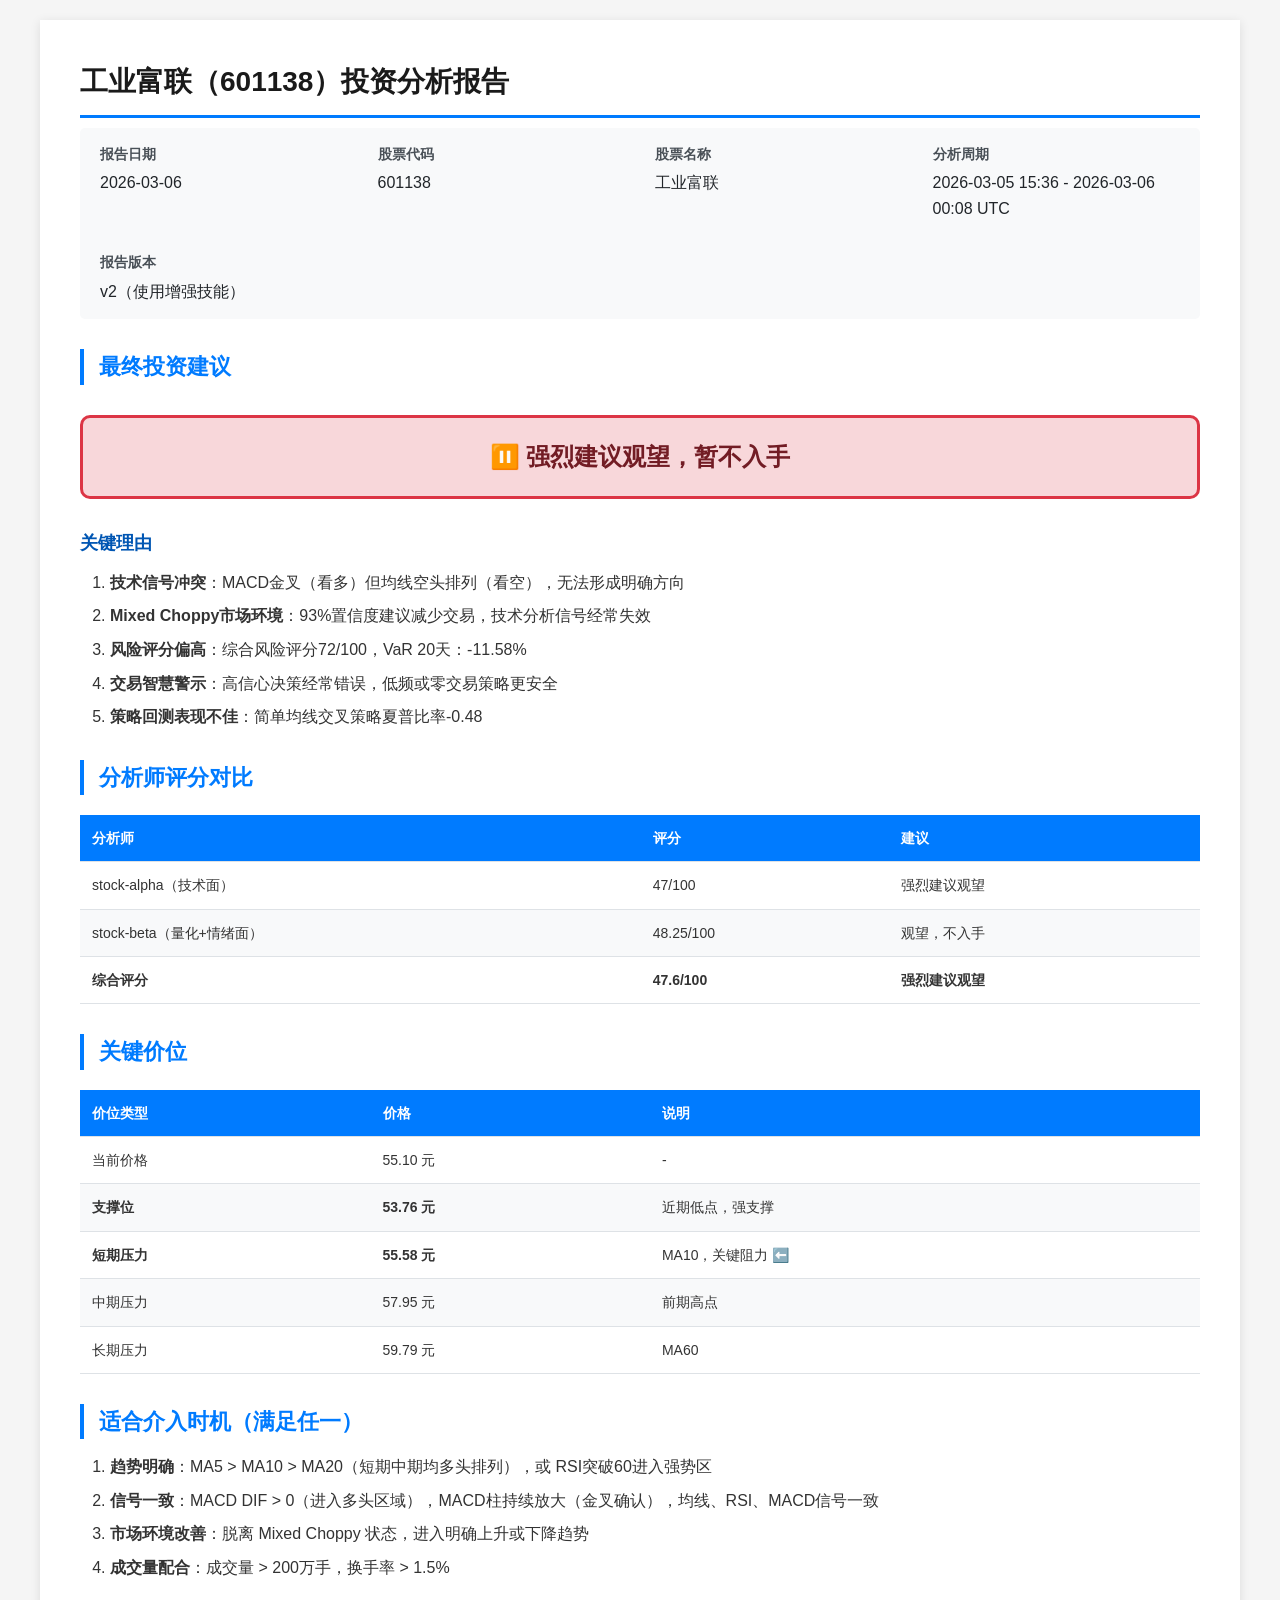
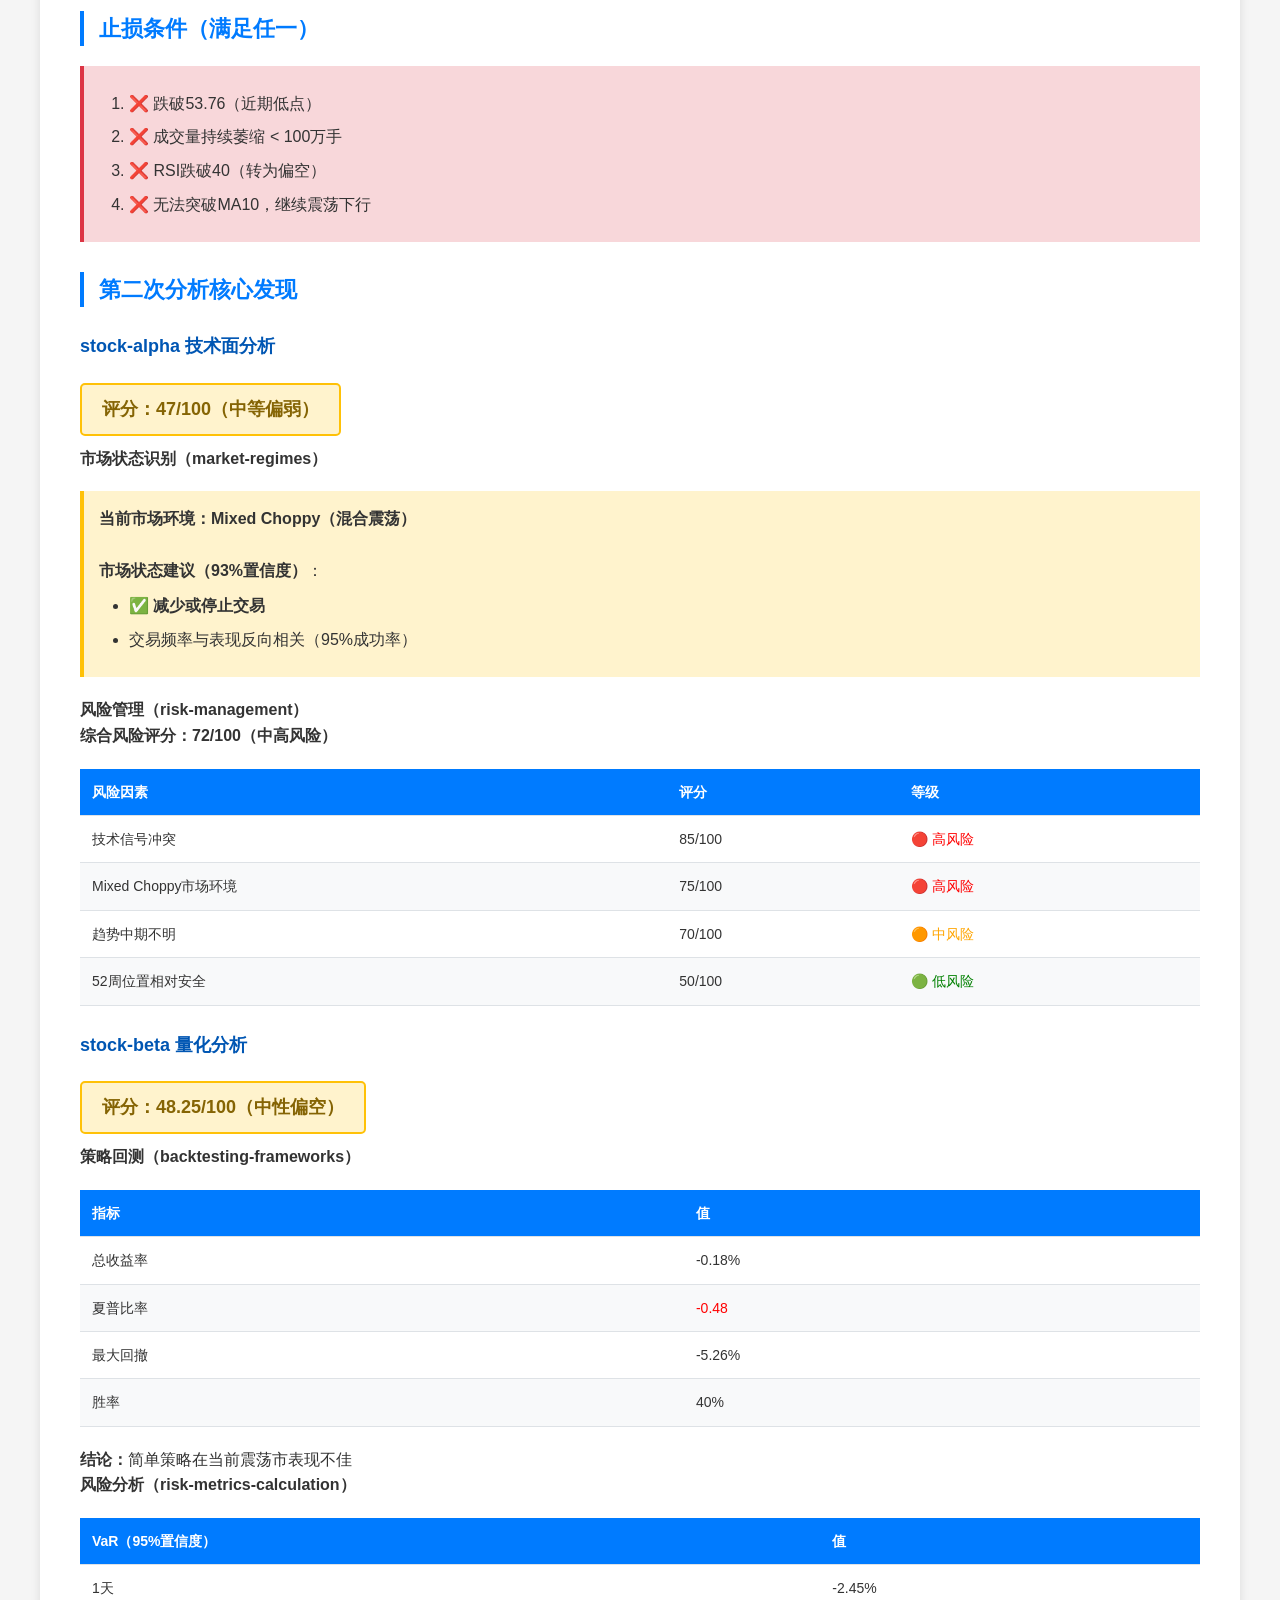
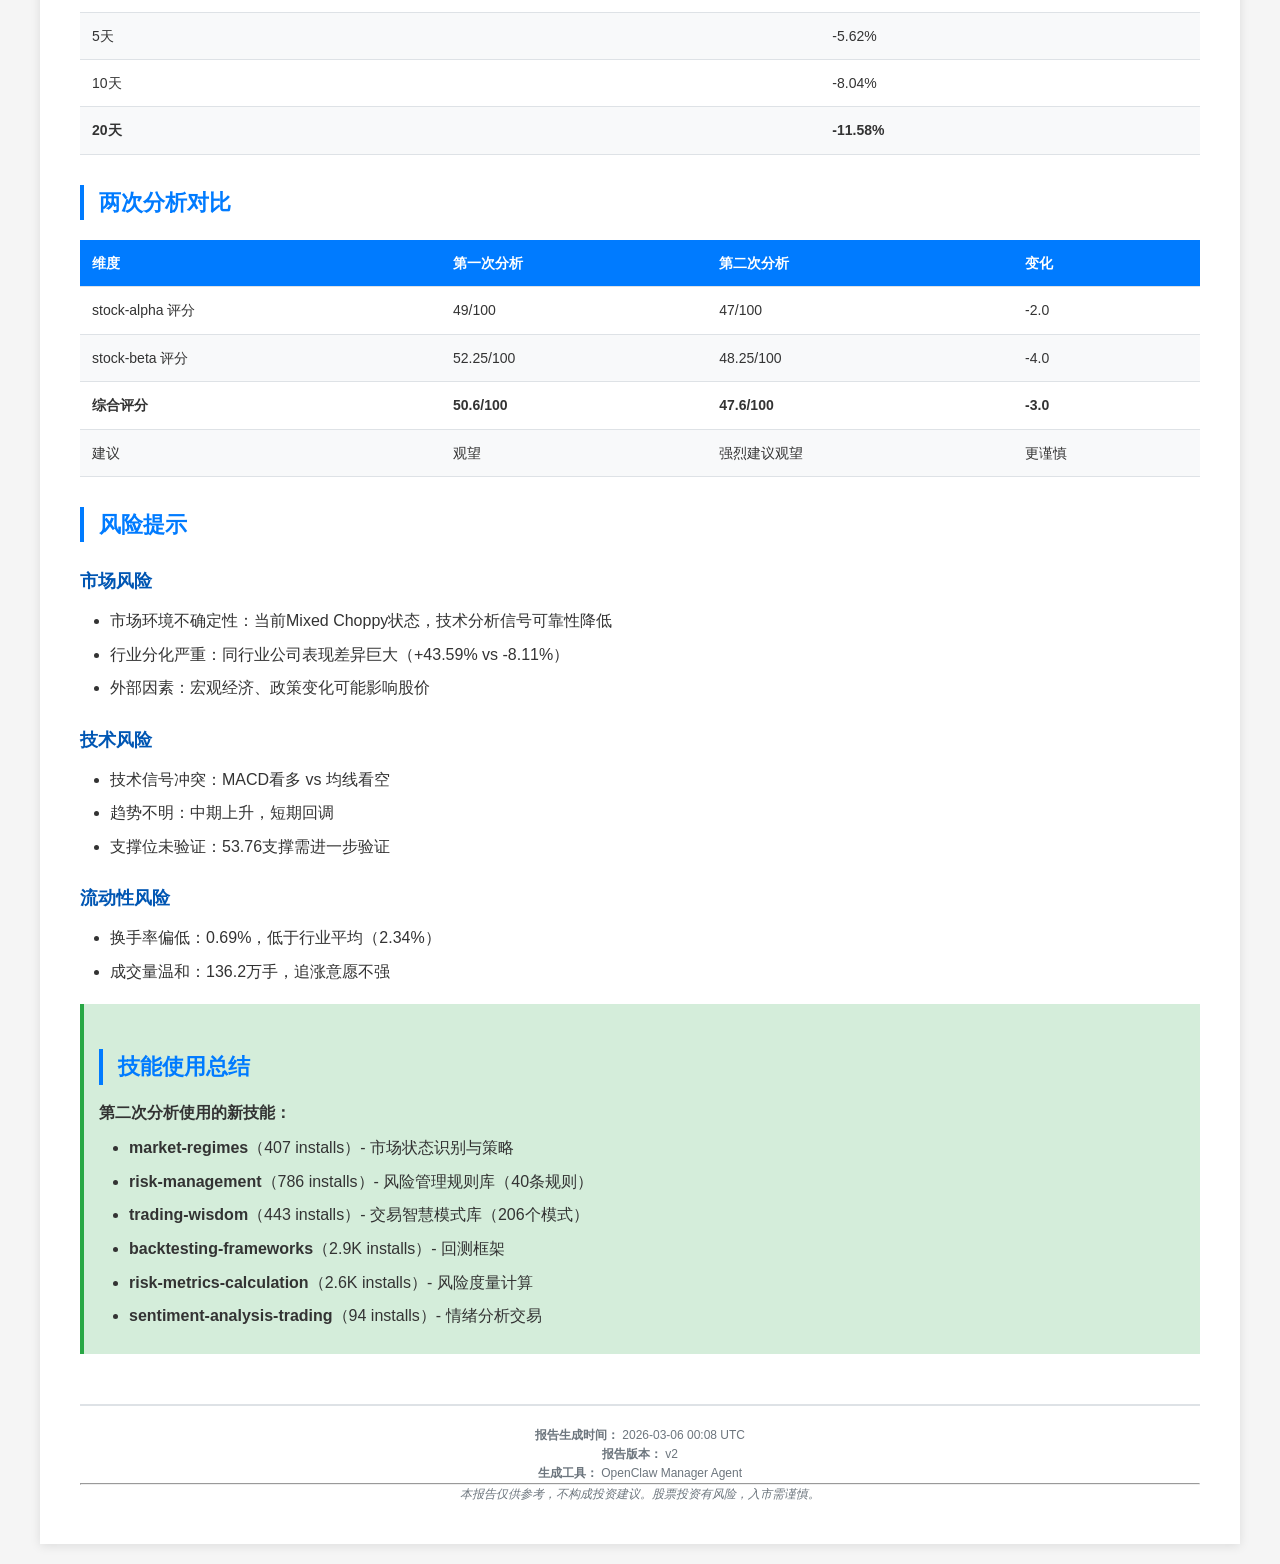
<file: 工业富联分析_601138/报告/工业富联投资分析报告.html>
<!DOCTYPE html>
<html lang="zh-CN">
<head>
    <meta charset="UTF-8">
    <meta name="viewport" content="width=device-width, initial-scale=1.0">
    <title>工业富联（601138）投资分析报告</title>
    <style>
        * {
            margin: 0;
            padding: 0;
            box-sizing: border-box;
        }

        body {
            font-family: "Microsoft YaHei", "PingFang SC", sans-serif;
            line-height: 1.6;
            color: #333;
            background: #f5f5f5;
            padding: 20px;
        }

        .container {
            max-width: 1200px;
            margin: 0 auto;
            background: white;
            padding: 40px;
            box-shadow: 0 2px 10px rgba(0,0,0,0.1);
        }

        h1 {
            color: #1a1a1a;
            font-size: 28px;
            margin-bottom: 10px;
            border-bottom: 3px solid #007bff;
            padding-bottom: 10px;
        }

        h2 {
            color: #007bff;
            font-size: 22px;
            margin-top: 30px;
            margin-bottom: 15px;
            padding-left: 15px;
            border-left: 4px solid #007bff;
        }

        h3 {
            color: #0056b3;
            font-size: 18px;
            margin-top: 25px;
            margin-bottom: 12px;
        }

        .info-bar {
            background: #f8f9fa;
            padding: 15px 20px;
            border-radius: 5px;
            margin-bottom: 30px;
            display: flex;
            flex-wrap: wrap;
            gap: 30px;
        }

        .info-item {
            flex: 1;
            min-width: 200px;
        }

        .info-label {
            font-weight: bold;
            color: #495057;
            font-size: 14px;
        }

        .info-value {
            color: #212529;
            font-size: 16px;
            margin-top: 5px;
        }

        table {
            width: 100%;
            border-collapse: collapse;
            margin: 20px 0;
            font-size: 14px;
        }

        th, td {
            padding: 12px;
            text-align: left;
            border-bottom: 1px solid #dee2e6;
        }

        th {
            background: #007bff;
            color: white;
            font-weight: bold;
        }

        tr:nth-child(even) {
            background: #f8f9fa;
        }

        tr:hover {
            background: #e9ecef;
        }

        .warning {
            background: #fff3cd;
            border-left: 4px solid #ffc107;
            padding: 15px;
            margin: 20px 0;
        }

        .danger {
            background: #f8d7da;
            border-left: 4px solid #dc3545;
            padding: 15px;
            margin: 20px 0;
        }

        .success {
            background: #d4edda;
            border-left: 4px solid #28a745;
            padding: 15px;
            margin: 20px 0;
        }

        .score-box {
            display: inline-block;
            padding: 10px 20px;
            border-radius: 5px;
            font-weight: bold;
            font-size: 18px;
            margin: 10px 0;
        }

        .score-medium {
            background: #fff3cd;
            color: #856404;
            border: 2px solid #ffc107;
        }

        .score-weak {
            background: #f8d7da;
            color: #721c24;
            border: 2px solid #dc3545;
        }

        .recommendation {
            font-size: 24px;
            font-weight: bold;
            padding: 20px;
            border-radius: 10px;
            text-align: center;
            margin: 30px 0;
        }

        .recommendation-wait {
            background: #fff3cd;
            color: #856404;
            border: 3px solid #ffc107;
        }

        .recommendation-strong-wait {
            background: #f8d7da;
            color: #721c24;
            border: 3px solid #dc3545;
        }

        ul, ol {
            margin-left: 30px;
            margin-top: 10px;
            margin-bottom: 10px;
        }

        li {
            margin: 8px 0;
        }

        .toc {
            background: #f8f9fa;
            padding: 20px;
            border-radius: 5px;
            margin-bottom: 30px;
        }

        .toc ul {
            list-style-type: none;
            margin-left: 0;
        }

        .toc li {
            margin: 8px 0;
            padding: 8px 15px;
            background: white;
            border-radius: 3px;
        }

        .toc a {
            text-decoration: none;
            color: #007bff;
            font-weight: 500;
        }

        .toc a:hover {
            text-decoration: underline;
        }

        .footer {
            margin-top: 50px;
            padding-top: 20px;
            border-top: 2px solid #dee2e6;
            text-align: center;
            color: #6c757d;
            font-size: 12px;
        }

        @media print {
            body {
                background: white;
                padding: 0;
            }
            .container {
                box-shadow: none;
                padding: 20px;
            }
        }
    </style>
</head>
<body>
    <div class="container">
        <h1>工业富联（601138）投资分析报告</h1>

        <div class="info-bar">
            <div class="info-item">
                <div class="info-label">报告日期</div>
                <div class="info-value">2026-03-06</div>
            </div>
            <div class="info-item">
                <div class="info-label">股票代码</div>
                <div class="info-value">601138</div>
            </div>
            <div class="info-item">
                <div class="info-label">股票名称</div>
                <div class="info-value">工业富联</div>
            </div>
            <div class="info-item">
                <div class="info-label">分析周期</div>
                <div class="info-value">2026-03-05 15:36 - 2026-03-06 00:08 UTC</div>
            </div>
            <div class="info-item">
                <div class="info-label">报告版本</div>
                <div class="info-value">v2（使用增强技能）</div>
            </div>
        </div>

        <h2>最终投资建议</h2>

        <div class="recommendation recommendation-strong-wait">
            ⏸️ 强烈建议观望，暂不入手
        </div>

        <h3>关键理由</h3>
        <ol>
            <li><strong>技术信号冲突</strong>：MACD金叉（看多）但均线空头排列（看空），无法形成明确方向</li>
            <li><strong>Mixed Choppy市场环境</strong>：93%置信度建议减少交易，技术分析信号经常失效</li>
            <li><strong>风险评分偏高</strong>：综合风险评分72/100，VaR 20天：-11.58%</li>
            <li><strong>交易智慧警示</strong>：高信心决策经常错误，低频或零交易策略更安全</li>
            <li><strong>策略回测表现不佳</strong>：简单均线交叉策略夏普比率-0.48</li>
        </ol>

        <h2>分析师评分对比</h2>

        <table>
            <thead>
                <tr>
                    <th>分析师</th>
                    <th>评分</th>
                    <th>建议</th>
                </tr>
            </thead>
            <tbody>
                <tr>
                    <td>stock-alpha（技术面）</td>
                    <td>47/100</td>
                    <td>强烈建议观望</td>
                </tr>
                <tr>
                    <td>stock-beta（量化+情绪面）</td>
                    <td>48.25/100</td>
                    <td>观望，不入手</td>
                </tr>
                <tr>
                    <td><strong>综合评分</strong></td>
                    <td><strong>47.6/100</strong></td>
                    <td><strong>强烈建议观望</strong></td>
                </tr>
            </tbody>
        </table>

        <h2>关键价位</h2>

        <table>
            <thead>
                <tr>
                    <th>价位类型</th>
                    <th>价格</th>
                    <th>说明</th>
                </tr>
            </thead>
            <tbody>
                <tr>
                    <td>当前价格</td>
                    <td>55.10 元</td>
                    <td>-</td>
                </tr>
                <tr>
                    <td><strong>支撑位</strong></td>
                    <td><strong>53.76 元</strong></td>
                    <td>近期低点，强支撑</td>
                </tr>
                <tr>
                    <td><strong>短期压力</strong></td>
                    <td><strong>55.58 元</strong></td>
                    <td>MA10，关键阻力 ⬅️</td>
                </tr>
                <tr>
                    <td>中期压力</td>
                    <td>57.95 元</td>
                    <td>前期高点</td>
                </tr>
                <tr>
                    <td>长期压力</td>
                    <td>59.79 元</td>
                    <td>MA60</td>
                </tr>
            </tbody>
        </table>

        <h2>适合介入时机（满足任一）</h2>

        <ol>
            <li><strong>趋势明确</strong>：MA5 > MA10 > MA20（短期中期均多头排列），或 RSI突破60进入强势区</li>
            <li><strong>信号一致</strong>：MACD DIF > 0（进入多头区域），MACD柱持续放大（金叉确认），均线、RSI、MACD信号一致</li>
            <li><strong>市场环境改善</strong>：脱离 Mixed Choppy 状态，进入明确上升或下降趋势</li>
            <li><strong>成交量配合</strong>：成交量 > 200万手，换手率 > 1.5%</li>
        </ol>

        <h2>止损条件（满足任一）</h2>

        <div class="danger">
            <ol>
                <li>❌ 跌破53.76（近期低点）</li>
                <li>❌ 成交量持续萎缩 < 100万手</li>
                <li>❌ RSI跌破40（转为偏空）</li>
                <li>❌ 无法突破MA10，继续震荡下行</li>
            </ol>
        </div>

        <h2>第二次分析核心发现</h2>

        <h3>stock-alpha 技术面分析</h3>
        
        <div class="score-box score-medium">
            评分：47/100（中等偏弱）
        </div>

        <h4>市场状态识别（market-regimes）</h4>
        <div class="warning">
            <strong>当前市场环境：Mixed Choppy（混合震荡）</strong><br><br>
            <strong>市场状态建议（93%置信度）</strong>：
            <ul>
                <li>✅ <strong>减少或停止交易</strong></li>
                <li>交易频率与表现反向相关（95%成功率）</li>
            </ul>
        </div>

        <h4>风险管理（risk-management）</h4>
        <p><strong>综合风险评分：72/100（中高风险）</strong></p>
        <table>
            <thead>
                <tr>
                    <th>风险因素</th>
                    <th>评分</th>
                    <th>等级</th>
                </tr>
            </thead>
            <tbody>
                <tr>
                    <td>技术信号冲突</td>
                    <td>85/100</td>
                    <td><span style="color: red;">🔴 高风险</span></td>
                </tr>
                <tr>
                    <td>Mixed Choppy市场环境</td>
                    <td>75/100</td>
                    <td><span style="color: red;">🔴 高风险</span></td>
                </tr>
                <tr>
                    <td>趋势中期不明</td>
                    <td>70/100</td>
                    <td><span style="color: orange;">🟠 中风险</span></td>
                </tr>
                <tr>
                    <td>52周位置相对安全</td>
                    <td>50/100</td>
                    <td><span style="color: green;">🟢 低风险</span></td>
                </tr>
            </tbody>
        </table>

        <h3>stock-beta 量化分析</h3>
        
        <div class="score-box score-medium">
            评分：48.25/100（中性偏空）
        </div>

        <h4>策略回测（backtesting-frameworks）</h4>
        <table>
            <thead>
                <tr>
                    <th>指标</th>
                    <th>值</th>
                </tr>
            </thead>
            <tbody>
                <tr>
                    <td>总收益率</td>
                    <td>-0.18%</td>
                </tr>
                <tr>
                    <td>夏普比率</td>
                    <td><span style="color: red;">-0.48</span></td>
                </tr>
                <tr>
                    <td>最大回撤</td>
                    <td>-5.26%</td>
                </tr>
                <tr>
                    <td>胜率</td>
                    <td>40%</td>
                </tr>
            </tbody>
        </table>
        <p><strong>结论：</strong>简单策略在当前震荡市表现不佳</p>

        <h4>风险分析（risk-metrics-calculation）</h4>
        <table>
            <thead>
                <tr>
                    <th>VaR（95%置信度）</th>
                    <th>值</th>
                </tr>
            </thead>
            <tbody>
                <tr>
                    <td>1天</td>
                    <td>-2.45%</td>
                </tr>
                <tr>
                    <td>5天</td>
                    <td>-5.62%</td>
                </tr>
                <tr>
                    <td>10天</td>
                    <td>-8.04%</td>
                </tr>
                <tr>
                    <td><strong>20天</strong></td>
                    <td><strong>-11.58%</strong></td>
                </tr>
            </tbody>
        </table>

        <h2>两次分析对比</h2>

        <table>
            <thead>
                <tr>
                    <th>维度</th>
                    <th>第一次分析</th>
                    <th>第二次分析</th>
                    <th>变化</th>
                </tr>
            </thead>
            <tbody>
                <tr>
                    <td>stock-alpha 评分</td>
                    <td>49/100</td>
                    <td>47/100</td>
                    <td>-2.0</td>
                </tr>
                <tr>
                    <td>stock-beta 评分</td>
                    <td>52.25/100</td>
                    <td>48.25/100</td>
                    <td>-4.0</td>
                </tr>
                <tr>
                    <td><strong>综合评分</strong></td>
                    <td><strong>50.6/100</strong></td>
                    <td><strong>47.6/100</strong></td>
                    <td><strong>-3.0</strong></td>
                </tr>
                <tr>
                    <td>建议</td>
                    <td>观望</td>
                    <td>强烈建议观望</td>
                    <td>更谨慎</td>
                </tr>
            </tbody>
        </table>

        <h2>风险提示</h2>

        <h3>市场风险</h3>
        <ul>
            <li>市场环境不确定性：当前Mixed Choppy状态，技术分析信号可靠性降低</li>
            <li>行业分化严重：同行业公司表现差异巨大（+43.59% vs -8.11%）</li>
            <li>外部因素：宏观经济、政策变化可能影响股价</li>
        </ul>

        <h3>技术风险</h3>
        <ul>
            <li>技术信号冲突：MACD看多 vs 均线看空</li>
            <li>趋势不明：中期上升，短期回调</li>
            <li>支撑位未验证：53.76支撑需进一步验证</li>
        </ul>

        <h3>流动性风险</h3>
        <ul>
            <li>换手率偏低：0.69%，低于行业平均（2.34%）</li>
            <li>成交量温和：136.2万手，追涨意愿不强</li>
        </ul>

        <div class="success">
            <h2>技能使用总结</h2>
            <p><strong>第二次分析使用的新技能：</strong></p>
            <ul>
                <li><strong>market-regimes</strong>（407 installs）- 市场状态识别与策略</li>
                <li><strong>risk-management</strong>（786 installs）- 风险管理规则库（40条规则）</li>
                <li><strong>trading-wisdom</strong>（443 installs）- 交易智慧模式库（206个模式）</li>
                <li><strong>backtesting-frameworks</strong>（2.9K installs）- 回测框架</li>
                <li><strong>risk-metrics-calculation</strong>（2.6K installs）- 风险度量计算</li>
                <li><strong>sentiment-analysis-trading</strong>（94 installs）- 情绪分析交易</li>
            </ul>
        </div>

        <div class="footer">
            <p><strong>报告生成时间：</strong> 2026-03-06 00:08 UTC</p>
            <p><strong>报告版本：</strong> v2</p>
            <p><strong>生成工具：</strong> OpenClaw Manager Agent</p>
            <hr>
            <p><em>本报告仅供参考，不构成投资建议。股票投资有风险，入市需谨慎。</em></p>
        </div>
    </div>
</body>
</html>
</file>
